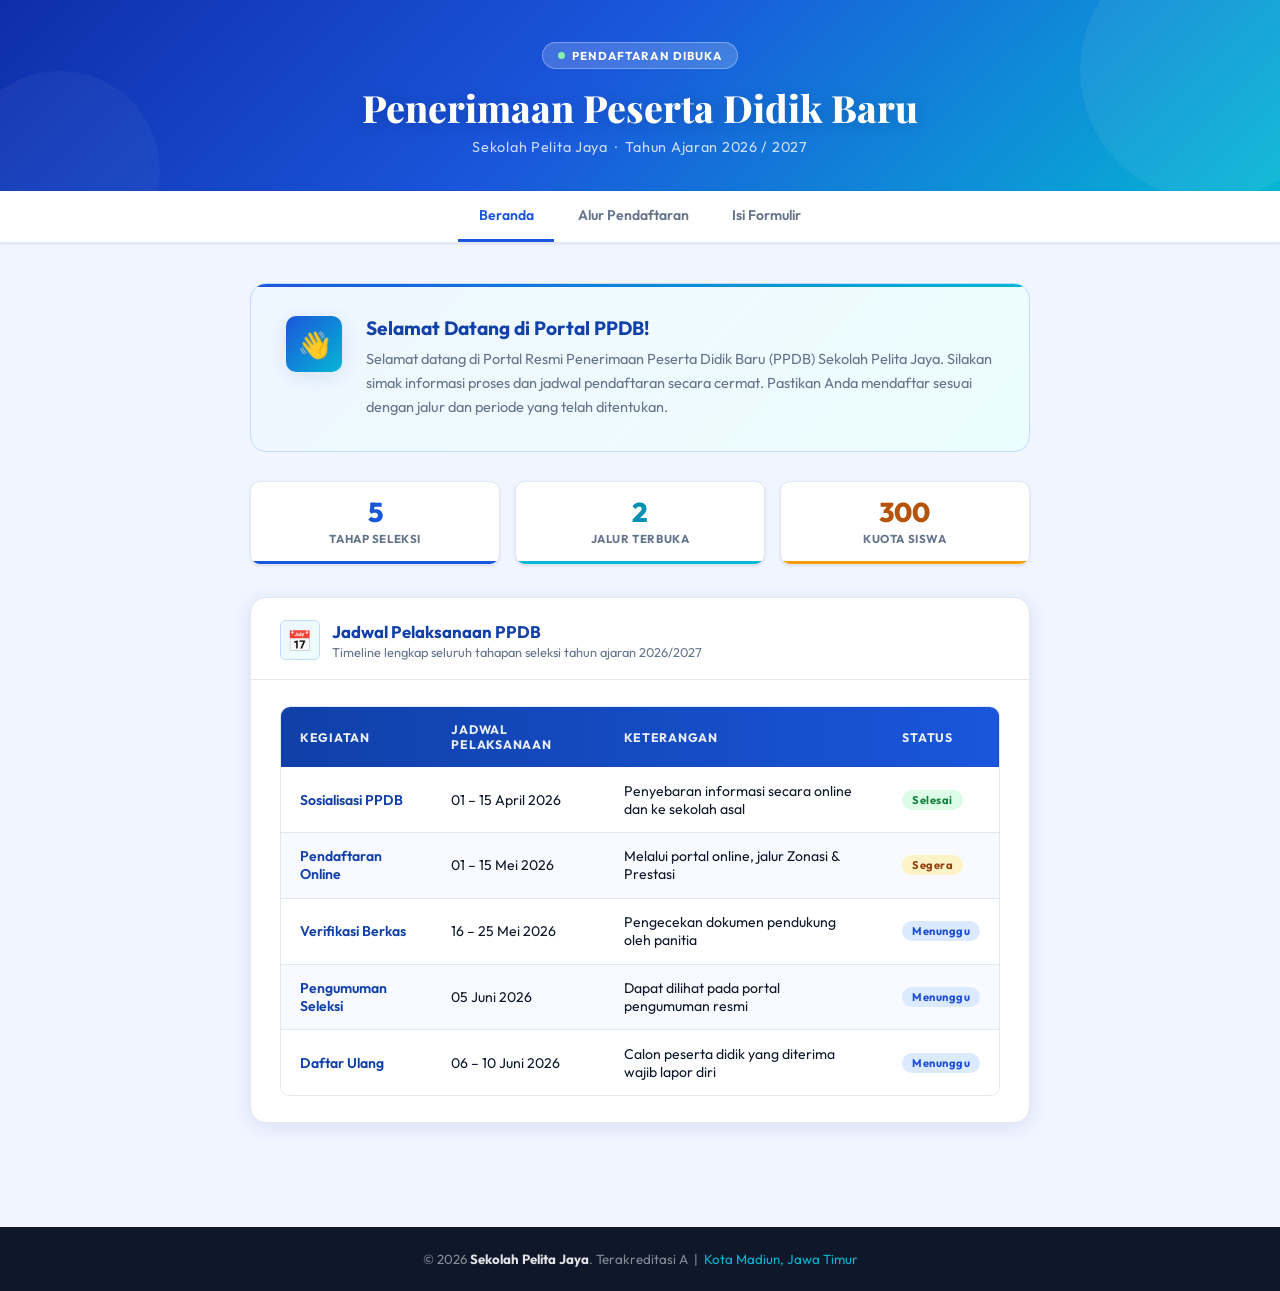
<file: index.html>
<!DOCTYPE html>
<html lang="id">
<head>
  <meta charset="UTF-8" />
  <meta name="viewport" content="width=device-width, initial-scale=1.0" />
  <title>Beranda — PPDB Sekolah Pelita Jaya 2026/2027</title>
  <link rel="stylesheet" href="asset/css/style.css" />
</head>
<body>

  <header>
    <div class="header-badge">
      <span class="dot"></span>
      Pendaftaran Dibuka
    </div>
    <h1> Penerimaan Peserta Didik Baru</h1>
    <p>Sekolah Pelita Jaya &nbsp;·&nbsp; Tahun Ajaran 2026 / 2027</p>
  </header>

  <nav>
    <a href="index.html" class="active"> Beranda</a>
    <a href="alur.html"> Alur Pendaftaran</a>
    <a href="form.html"> Isi Formulir</a>
  </nav>

  <main>

    <!-- Welcome Banner -->
    <div class="hero-welcome">
      <div class="hero-icon">👋</div>
      <div>
        <h2>Selamat Datang di Portal PPDB!</h2>
        <p>Selamat datang di Portal Resmi Penerimaan Peserta Didik Baru (PPDB) Sekolah Pelita Jaya.
           Silakan simak informasi proses dan jadwal pendaftaran secara cermat. Pastikan Anda mendaftar
           sesuai dengan jalur dan periode yang telah ditentukan.</p>
      </div>
    </div>

    <!-- Quick Stats -->
    <div class="stat-chips">
      <div class="chip blue">
        <div class="chip-number">5</div>
        <div class="chip-label">Tahap Seleksi</div>
      </div>
      <div class="chip cyan">
        <div class="chip-number">2</div>
        <div class="chip-label">Jalur Terbuka</div>
      </div>
      <div class="chip gold">
        <div class="chip-number">300</div>
        <div class="chip-label">Kuota Siswa</div>
      </div>
    </div>

    <!-- Jadwal PPDB Table -->
    <div class="card">
      <div class="card-header">
        <div class="card-header-icon">📅</div>
        <div>
          <h2>Jadwal Pelaksanaan PPDB</h2>
          <p>Timeline lengkap seluruh tahapan seleksi tahun ajaran 2026/2027</p>
        </div>
      </div>
      <div class="card-body">
        <div class="table-wrapper">
          <table>
            <thead>
              <tr>
                <th>Kegiatan</th>
                <th>Jadwal Pelaksanaan</th>
                <th>Keterangan</th>
                <th>Status</th>
              </tr>
            </thead>
            <tbody>
              <tr>
                <td>Sosialisasi PPDB</td>
                <td>01 – 15 April 2026</td>
                <td>Penyebaran informasi secara online dan ke sekolah asal</td>
                <td><span class="badge-status open">Selesai</span></td>
              </tr>
              <tr>
                <td>Pendaftaran Online</td>
                <td>01 – 15 Mei 2026</td>
                <td>Melalui portal online, jalur Zonasi &amp; Prestasi</td>
                <td><span class="badge-status soon">Segera</span></td>
              </tr>
              <tr>
                <td>Verifikasi Berkas</td>
                <td>16 – 25 Mei 2026</td>
                <td>Pengecekan dokumen pendukung oleh panitia</td>
                <td><span class="badge-status info">Menunggu</span></td>
              </tr>
              <tr>
                <td>Pengumuman Seleksi</td>
                <td>05 Juni 2026</td>
                <td>Dapat dilihat pada portal pengumuman resmi</td>
                <td><span class="badge-status info">Menunggu</span></td>
              </tr>
              <tr>
                <td>Daftar Ulang</td>
                <td>06 – 10 Juni 2026</td>
                <td>Calon peserta didik yang diterima wajib lapor diri</td>
                <td><span class="badge-status info">Menunggu</span></td>
              </tr>
            </tbody>
          </table>
        </div>
      </div>
    </div>

  </main>

  <footer>
    <div>&copy; 2026 <strong>Sekolah Pelita Jaya</strong>. Terakreditasi A &nbsp;|&nbsp; <span class="footer-accent">Kota Madiun, Jawa Timur</span></div>
  </footer>

  <div id="toast"></div>
  <script src="asset/javascript/script.js"></script>
</body>
</html>
</file>
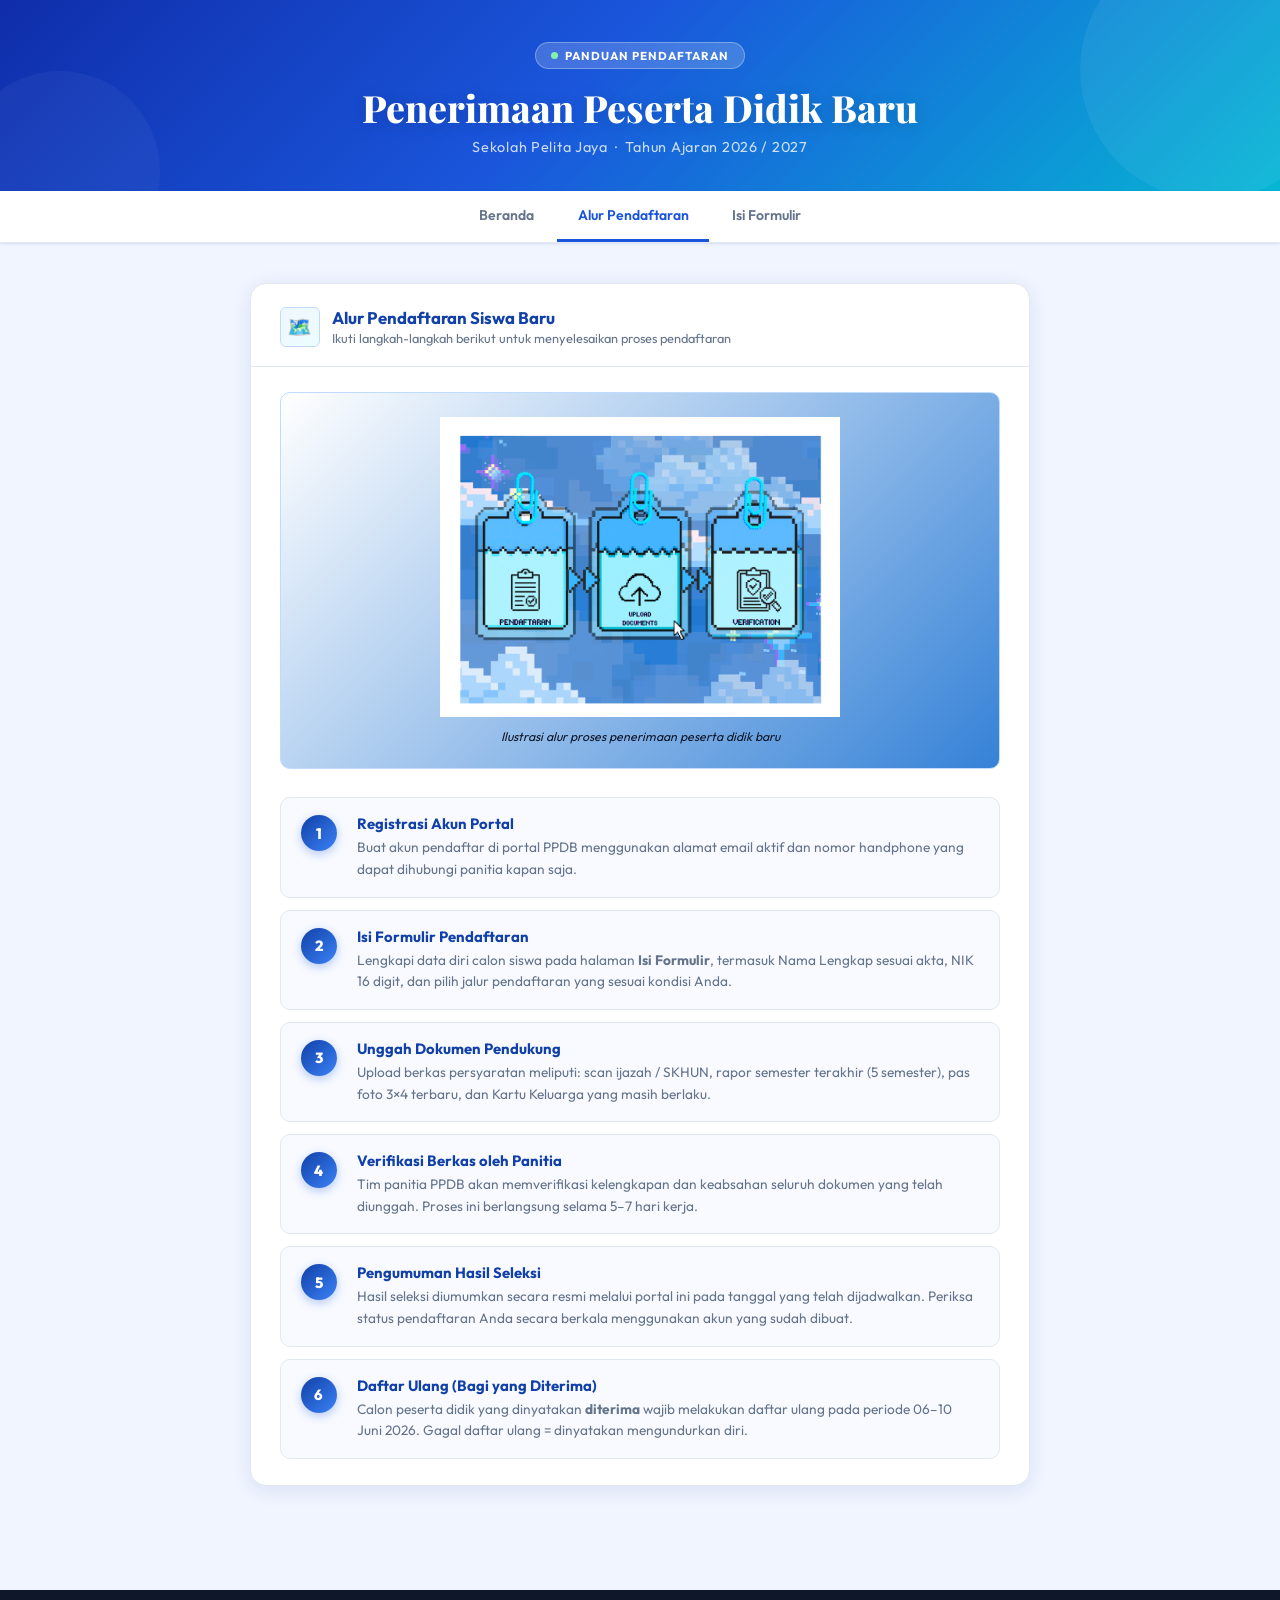
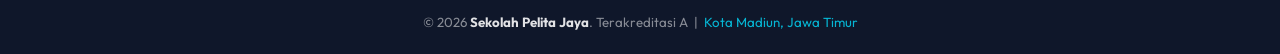
<file: alur.html>
<!DOCTYPE html>
<html lang="id">
<head>
  <meta charset="UTF-8" />
  <meta name="viewport" content="width=device-width, initial-scale=1.0" />
  <title>Alur Pendaftaran — PPDB Sekolah Pelita Jaya</title>
  <link rel="stylesheet" href="asset/css/style.css" />
</head>
<body>

  <header>
    <div class="header-badge">
      <span class="dot"></span>
      Panduan Pendaftaran
    </div>
    <h1>Penerimaan Peserta Didik Baru</h1>
    <p>Sekolah Pelita Jaya &nbsp;·&nbsp; Tahun Ajaran 2026 / 2027</p>
  </header>

  <nav>
    <a href="index.html"> Beranda</a>
    <a href="alur.html" class="active"> Alur Pendaftaran</a>
    <a href="form.html"> Isi Formulir</a>
  </nav>

  <main>

    <div class="card">
      <div class="card-header">
        <div class="card-header-icon">🗺️</div>
        <div>
          <h2>Alur Pendaftaran Siswa Baru</h2>
          <p>Ikuti langkah-langkah berikut untuk menyelesaikan proses pendaftaran</p>
        </div>
      </div>
      <div class="card-body">

        <!-- Ilustrasi -->
        <div class="alur-img-container">
          <img
            src="asset/img/Gambar Alur.png"
            alt="Ilustrasi alur pendaftaran siswa baru Sekolah Pelita Jaya"
            class="alur-img"
          />
          <p class="alur-img-caption">Ilustrasi alur proses penerimaan peserta didik baru</p>
        </div>

        <!-- Langkah-langkah -->
        <ol class="alur-list">
          <li>
            <div>
              <div class="step-title">Registrasi Akun Portal</div>
              <div class="step-desc">Buat akun pendaftar di portal PPDB menggunakan alamat email aktif dan nomor handphone yang dapat dihubungi panitia kapan saja.</div>
            </div>
          </li>
          <li>
            <div>
              <div class="step-title">Isi Formulir Pendaftaran</div>
              <div class="step-desc">Lengkapi data diri calon siswa pada halaman <strong>Isi Formulir</strong>, termasuk Nama Lengkap sesuai akta, NIK 16 digit, dan pilih jalur pendaftaran yang sesuai kondisi Anda.</div>
            </div>
          </li>
          <li>
            <div>
              <div class="step-title">Unggah Dokumen Pendukung</div>
              <div class="step-desc">Upload berkas persyaratan meliputi: scan ijazah / SKHUN, rapor semester terakhir (5 semester), pas foto 3×4 terbaru, dan Kartu Keluarga yang masih berlaku.</div>
            </div>
          </li>
          <li>
            <div>
              <div class="step-title">Verifikasi Berkas oleh Panitia</div>
              <div class="step-desc">Tim panitia PPDB akan memverifikasi kelengkapan dan keabsahan seluruh dokumen yang telah diunggah. Proses ini berlangsung selama 5–7 hari kerja.</div>
            </div>
          </li>
          <li>
            <div>
              <div class="step-title">Pengumuman Hasil Seleksi</div>
              <div class="step-desc">Hasil seleksi diumumkan secara resmi melalui portal ini pada tanggal yang telah dijadwalkan. Periksa status pendaftaran Anda secara berkala menggunakan akun yang sudah dibuat.</div>
            </div>
          </li>
          <li>
            <div>
              <div class="step-title">Daftar Ulang (Bagi yang Diterima)</div>
              <div class="step-desc">Calon peserta didik yang dinyatakan <strong>diterima</strong> wajib melakukan daftar ulang pada periode 06–10 Juni 2026. Gagal daftar ulang = dinyatakan mengundurkan diri.</div>
            </div>
          </li>
        </ol>

      </div>
    </div>

  </main>

  <footer>
    <div>&copy; 2026 <strong>Sekolah Pelita Jaya</strong>. Terakreditasi A &nbsp;|&nbsp; <span class="footer-accent">Kota Madiun, Jawa Timur</span></div>
  </footer>

  <div id="toast"></div>
  <script src="asset/javascript/script.js"></script>
</body>
</html>
</file>
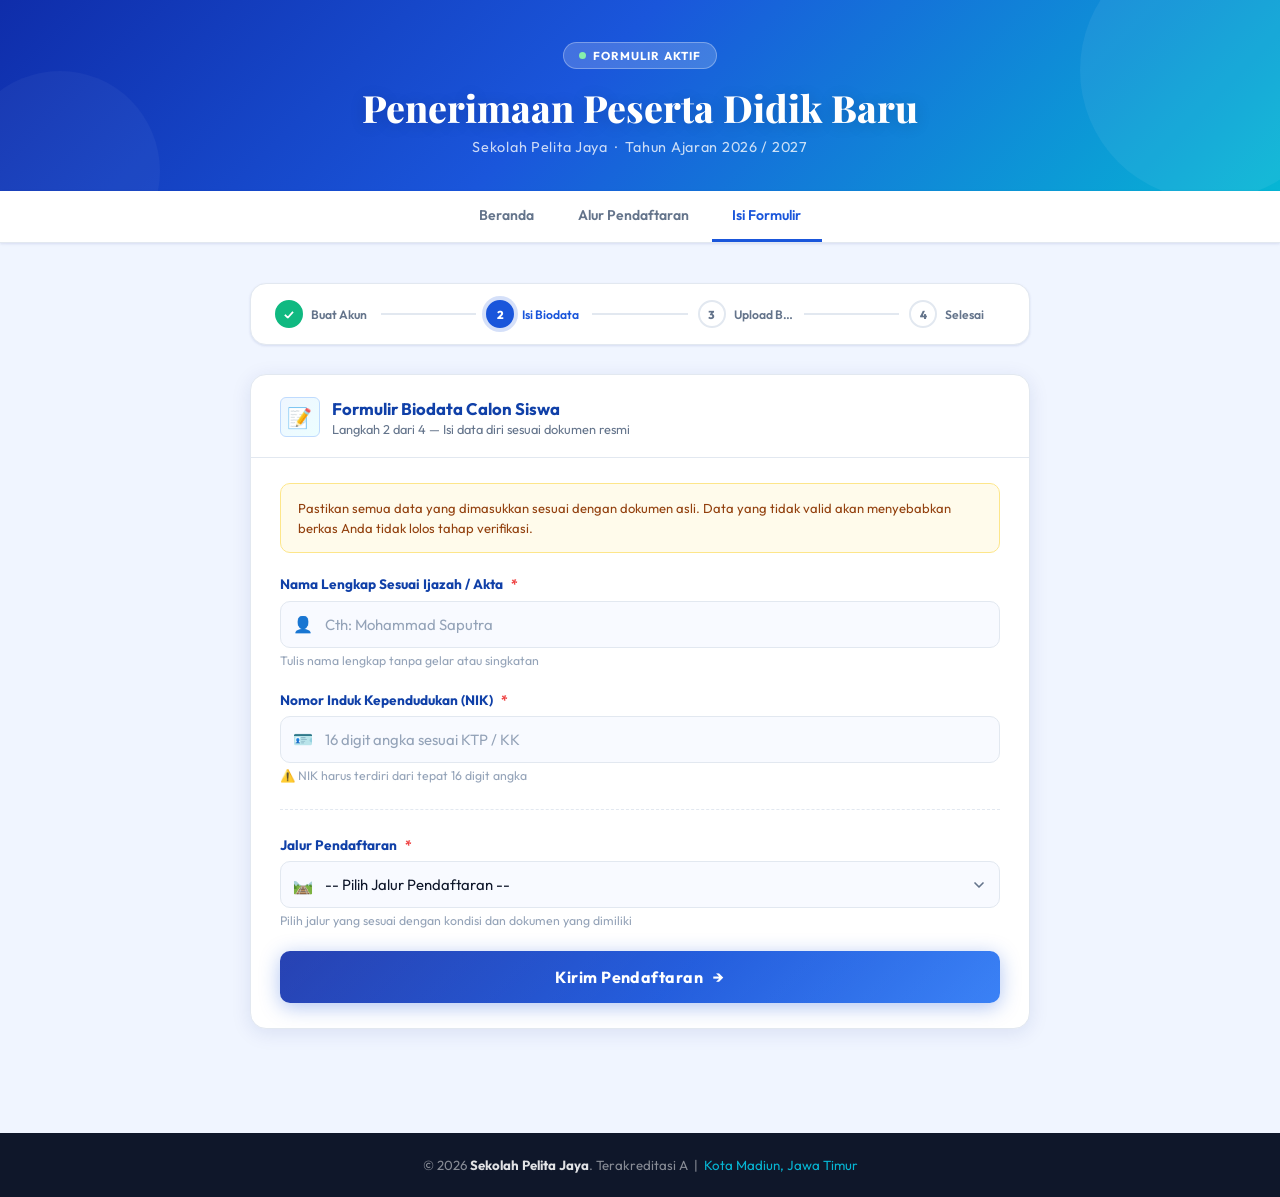
<file: form.html>
<!DOCTYPE html>
<html lang="id">
<head>
  <meta charset="UTF-8" />
  <meta name="viewport" content="width=device-width, initial-scale=1.0" />
  <title>Formulir Pendaftaran — PPDB Sekolah Pelita Jaya</title>
  <link rel="stylesheet" href="asset/css/style.css" />
</head>
<body>

  <header>
    <div class="header-badge">
      <span class="dot"></span>
      Formulir Aktif
    </div>
    <h1> Penerimaan Peserta Didik Baru</h1>
    <p>Sekolah Pelita Jaya &nbsp;·&nbsp; Tahun Ajaran 2026 / 2027</p>
  </header>

  <nav>
    <a href="index.html"> Beranda</a>
    <a href="alur.html"> Alur Pendaftaran</a>
    <a href="form.html" class="active"> Isi Formulir</a>
  </nav>

  <main>

    <!-- Progress Steps -->
    <div class="form-progress">
      <div class="fp-step">
        <div class="fp-dot done">✓</div>
        <span class="fp-label">Buat Akun</span>
      </div>
      <div class="fp-line"></div>
      <div class="fp-step">
        <div class="fp-dot active">2</div>
        <span class="fp-label active">Isi Biodata</span>
      </div>
      <div class="fp-line"></div>
      <div class="fp-step">
        <div class="fp-dot">3</div>
        <span class="fp-label">Upload Berkas</span>
      </div>
      <div class="fp-line"></div>
      <div class="fp-step">
        <div class="fp-dot">4</div>
        <span class="fp-label">Selesai</span>
      </div>
    </div>

    <!-- Form Card -->
    <div class="card">
      <div class="card-header">
        <div class="card-header-icon">📝</div>
        <div>
          <h2>Formulir Biodata Calon Siswa</h2>
          <p>Langkah 2 dari 4 — Isi data diri sesuai dokumen resmi</p>
        </div>
      </div>
      <div class="card-body">

        <!-- Disclaimer -->
        <div class="disclaimer">
           Pastikan semua data yang dimasukkan sesuai dengan dokumen asli. Data yang tidak valid akan menyebabkan berkas Anda tidak lolos tahap verifikasi.
        </div>

        <form id="formPendaftaran" onsubmit="return false;">

          <!-- Nama Lengkap -->
          <div class="form-group">
            <label class="form-label" for="nama">
              Nama Lengkap Sesuai Ijazah / Akta
              <span class="req">*</span>
            </label>
            <div class="input-wrap">
              <span class="input-icon">👤</span>
              <input
                type="text"
                id="nama"
                name="nama"
                placeholder="Cth: Mohammad Saputra"
                autocomplete="name"
              />
            </div>
            <div class="form-hint">Tulis nama lengkap tanpa gelar atau singkatan</div>
          </div>

          <!-- NIK -->
          <div class="form-group">
            <label class="form-label" for="nik">
              Nomor Induk Kependudukan (NIK)
              <span class="req">*</span>
            </label>
            <div class="input-wrap">
              <span class="input-icon">🪪</span>
              <input
                type="number"
                id="nik"
                name="nik"
                placeholder="16 digit angka sesuai KTP / KK"
                autocomplete="off"
              />
            </div>
            <div class="form-hint">⚠️ NIK harus terdiri dari tepat 16 digit angka</div>
          </div>

          <hr class="form-divider" />

          <!-- Jalur Pendaftaran -->
          <div class="form-group">
            <label class="form-label" for="jalur">
              Jalur Pendaftaran
              <span class="req">*</span>
            </label>
            <div class="input-wrap">
              <span class="input-icon">🛤️</span>
              <select id="jalur" name="jalur">
                <option value="">-- Pilih Jalur Pendaftaran --</option>
                <option value="zonasi">Zonasi</option>
                <option value="prestasi">Prestasi</option>
                <option value="afirmasi">Afirmasi</option>
                <option value="mutasi">Mutasi / Perpindahan Orang Tua</option>
              </select>
            </div>
            <div class="form-hint">Pilih jalur yang sesuai dengan kondisi dan dokumen yang dimiliki</div>
          </div>

          <!-- Submit Button -->
          <button
            type="button"
            class="btn-submit"
            onclick="submitPendaftaran()"
          >
            <span>Kirim Pendaftaran</span>
            <span class="btn-arrow">→</span>
          </button>

        </form>

      </div>
    </div>

  </main>

  <footer>
    <div>&copy; 2026 <strong>Sekolah Pelita Jaya</strong>. Terakreditasi A &nbsp;|&nbsp; <span class="footer-accent">Kota Madiun, Jawa Timur</span></div>
  </footer>

  <div id="toast"></div>
  <script src="asset/javascript/script.js"></script>
</body>
</html>
</file>
<file: asset/css/style.css>
@import url('https://fonts.googleapis.com/css2?family=Outfit:wght@300;400;500;600;700;800&family=Playfair+Display:wght@700;800&display=swap');

:root {
  --primary:       #1a56db;
  --primary-dark:  #1040a8;
  --primary-light: #3b82f6;
  --accent:        #06b6d4;
  --accent2:       #f59e0b;
  --success:       #10b981;
  --danger:        #ef4444;
  --bg:            #f0f5ff;
  --surface:       #ffffff;
  --surface2:      #f8faff;
  --text:          #0f172a;
  --text-muted:    #64748b;
  --text-light:    #94a3b8;
  --border:        #e2e8f0;
  --border-accent: #bfdbfe;
  --radius:        16px;
  --radius-sm:     10px;
  --radius-xs:     6px;
  --shadow-sm:     0 1px 3px rgba(15,40,138,0.08), 0 1px 2px rgba(15,40,138,0.04);
  --shadow:        0 4px 20px rgba(15,40,138,0.10);
  --shadow-md:     0 8px 32px rgba(15,40,138,0.14);
  --transition:    0.28s cubic-bezier(0.4,0,0.2,1);
}

*, *::before, *::after { box-sizing: border-box; margin: 0; padding: 0; }
html { scroll-behavior: smooth; }

body {
  font-family: 'Outfit', sans-serif;
  background: var(--bg);
  color: var(--text);
  min-height: 100vh;
  display: flex;
  flex-direction: column;
}


header {
  background: linear-gradient(135deg, #0f2daa 0%, #1a56db 45%, #06b6d4 100%);
  padding: 2.6rem 2rem 2.2rem;
  text-align: center;
  position: relative;
  overflow: hidden;
}

header::before {
  content: '';
  position: absolute;
  top: -60px; right: -60px;
  width: 260px; height: 260px;
  background: rgba(255,255,255,0.06);
  border-radius: 50%;
  pointer-events: none;
}
header::after {
  content: '';
  position: absolute;
  bottom: -80px; left: -40px;
  width: 200px; height: 200px;
  background: rgba(255,255,255,0.04);
  border-radius: 50%;
  pointer-events: none;
}

.header-badge {
  display: inline-flex;
  align-items: center;
  gap: 7px;
  background: rgba(255,255,255,0.18);
  border: 1px solid rgba(255,255,255,0.3);
  border-radius: 100px;
  padding: 5px 15px;
  font-size: 0.72rem;
  font-weight: 700;
  color: #fff;
  letter-spacing: 0.09em;
  text-transform: uppercase;
  margin-bottom: 1rem;
  position: relative;
  z-index: 1;
}

.header-badge .dot {
  width: 7px; height: 7px;
  background: #86efac;
  border-radius: 50%;
  display: inline-block;
  animation: pulse-dot 2s infinite;
}

@keyframes pulse-dot {
  0%,100% { opacity:1; transform:scale(1); }
  50% { opacity:0.5; transform:scale(1.5); }
}

header h1 {
  font-family: 'Playfair Display', serif;
  font-size: clamp(1.4rem, 4.5vw, 2.35rem);
  font-weight: 800;
  color: #fff;
  line-height: 1.2;
  position: relative;
  z-index: 1;
  text-shadow: 0 2px 16px rgba(0,0,0,0.15);
}

header p {
  color: rgba(255,255,255,0.78);
  font-size: 0.9rem;
  margin-top: 0.5rem;
  font-weight: 400;
  letter-spacing: 0.05em;
  position: relative;
  z-index: 1;
}

/* ===== NAV ===== */
nav {
  background: var(--surface);
  border-bottom: 1px solid var(--border);
  display: flex;
  justify-content: center;
  gap: 0.15rem;
  padding: 0 1rem;
  position: sticky;
  top: 0;
  z-index: 100;
  box-shadow: var(--shadow-sm);
}

nav a {
  display: inline-flex;
  align-items: center;
  gap: 7px;
  padding: 0.95rem 1.3rem;
  color: var(--text-muted);
  text-decoration: none;
  font-weight: 600;
  font-size: 0.875rem;
  border-bottom: 3px solid transparent;
  transition: color var(--transition), border-color var(--transition), transform var(--transition);
  white-space: nowrap;
}

nav a:hover {
  color: var(--primary);
  border-bottom-color: var(--accent);
  transform: translateY(-2px);
}

nav a.active {
  color: var(--primary);
  border-bottom-color: var(--primary);
}

/* ===== MAIN ===== */
main {
  flex: 1;
  max-width: 820px;
  width: 100%;
  margin: 2.5rem auto;
  padding: 0 1.25rem 2rem;
}

/* ===== HERO WELCOME (index) ===== */
.hero-welcome {
  background: linear-gradient(135deg, #eff6ff 0%, #ecfeff 100%);
  border: 1px solid var(--border-accent);
  border-radius: var(--radius);
  padding: 2rem 2.2rem;
  margin-bottom: 1.8rem;
  display: flex;
  gap: 1.5rem;
  align-items: flex-start;
  position: relative;
  overflow: hidden;
}

.hero-welcome::before {
  content: '';
  position: absolute;
  top: 0; left: 0; right: 0;
  height: 3px;
  background: linear-gradient(90deg, var(--primary), var(--accent));
}

.hero-icon {
  width: 56px; height: 56px;
  background: linear-gradient(135deg, var(--primary), var(--accent));
  border-radius: var(--radius-sm);
  display: flex;
  align-items: center;
  justify-content: center;
  font-size: 26px;
  flex-shrink: 0;
  box-shadow: var(--shadow);
}

.hero-welcome h2 {
  font-size: 1.2rem;
  font-weight: 700;
  color: var(--primary-dark);
  margin-bottom: 0.4rem;
}

.hero-welcome p {
  color: var(--text-muted);
  font-size: 0.91rem;
  line-height: 1.65;
}

/* ===== STAT CHIPS ===== */
.stat-chips {
  display: grid;
  grid-template-columns: repeat(3, 1fr);
  gap: 0.9rem;
  margin-bottom: 2rem;
}

.chip {
  background: var(--surface);
  border: 1px solid var(--border);
  border-radius: var(--radius-sm);
  padding: 1.1rem 1rem;
  text-align: center;
  box-shadow: var(--shadow-sm);
  position: relative;
  overflow: hidden;
}

.chip::after {
  content: '';
  position: absolute;
  bottom: 0; left: 0; right: 0;
  height: 3px;
}

.chip.blue::after  { background: var(--primary); }
.chip.cyan::after  { background: var(--accent); }
.chip.gold::after  { background: var(--accent2); }

.chip-number {
  font-size: 1.7rem;
  font-weight: 800;
  color: var(--primary);
  line-height: 1;
  margin-bottom: 0.3rem;
}

.chip.cyan .chip-number { color: #0891b2; }
.chip.gold .chip-number { color: #b45309; }

.chip-label {
  font-size: 0.72rem;
  font-weight: 700;
  color: var(--text-muted);
  letter-spacing: 0.05em;
  text-transform: uppercase;
}


.card {
  background: var(--surface);
  border-radius: var(--radius);
  box-shadow: var(--shadow);
  border: 1px solid var(--border);
  overflow: hidden;
  margin-bottom: 2rem;
}

.card-header {
  padding: 1.4rem 1.8rem 1.2rem;
  border-bottom: 1px solid var(--border);
  display: flex;
  align-items: center;
  gap: 12px;
}

.card-header-icon {
  width: 40px; height: 40px;
  border-radius: var(--radius-xs);
  background: linear-gradient(135deg, #eff6ff, #ecfeff);
  border: 1px solid var(--border-accent);
  display: flex;
  align-items: center;
  justify-content: center;
  font-size: 20px;
  flex-shrink: 0;
}

.card-header h2 { font-size: 1.05rem; font-weight: 700; color: var(--primary-dark); }
.card-header p  { font-size: 0.8rem; color: var(--text-muted); margin-top: 2px; }

.card-body { padding: 1.6rem 1.8rem; }


.table-wrapper {
  overflow-x: auto;
  border-radius: var(--radius-sm);
  border: 1px solid var(--border);
}

table { width: 100%; border-collapse: collapse; font-size: 0.9rem; }

thead {
  background: linear-gradient(90deg, var(--primary-dark), var(--primary));
}

thead th {
  padding: 0.95rem 1.2rem;
  text-align: left;
  font-weight: 700;
  font-size: 0.77rem;
  letter-spacing: 0.06em;
  text-transform: uppercase;
  color: rgba(255,255,255,0.92);
}

tbody tr:nth-child(even) { background: #f8faff; }
tbody tr:nth-child(odd)  { background: #ffffff; }
tbody tr { border-bottom: 1px solid var(--border); transition: background var(--transition); }
tbody tr:last-child { border-bottom: none; }
tbody tr:hover { background: #eff6ff !important; }

tbody td {
  padding: 0.9rem 1.2rem;
  color: var(--text);
  vertical-align: middle;
  font-size: 0.88rem;
}

tbody td:first-child { font-weight: 600; color: var(--primary-dark); }

.badge-status {
  display: inline-block;
  padding: 3px 10px;
  border-radius: 100px;
  font-size: 0.7rem;
  font-weight: 700;
  letter-spacing: 0.04em;
}

.badge-status.open   { background: #dcfce7; color: #15803d; }
.badge-status.closed { background: #fee2e2; color: #b91c1c; }
.badge-status.soon   { background: #fef3c7; color: #92400e; }
.badge-status.info   { background: #dbeafe; color: #1d4ed8; }


.alur-img-container {
  background: linear-gradient(135deg, #ffffff, #3582d7);
  border: 1px solid var(--border-accent);
  border-radius: var(--radius-sm);
  padding: 1.5rem;
  margin: 0 0 1.8rem;
  text-align: center;
}

.alur-img {
  max-width: 100%;
  width: 100%;
  max-height: 300px;
  object-fit: contain;
  border-radius: var(--radius-xs);
  display: block;
  margin: 0 auto;
}

.alur-img-caption {
  font-size: 0.77rem;
  color: var(black);
  margin-top: 0.7rem;
  font-style: italic;
}

ol.alur-list {
  list-style: none;
  counter-reset: step;
  display: flex;
  flex-direction: column;
  gap: 0.75rem;
}

ol.alur-list li {
  counter-increment: step;
  display: grid;
  grid-template-columns: 40px 1fr;
  gap: 1rem;
  align-items: start;
  background: var(--surface2);
  border: 1px solid var(--border);
  border-radius: var(--radius-sm);
  padding: 1rem 1.25rem;
  transition: border-color var(--transition), box-shadow var(--transition), transform var(--transition);
  cursor: default;
}

ol.alur-list li:hover {
  border-color: var(--border-accent);
  box-shadow: var(--shadow);
  transform: translateX(5px);
}

ol.alur-list li::before {
  content: counter(step);
  width: 36px; height: 36px;
  background: linear-gradient(135deg, var(--primary-dark), var(--primary-light));
  color: #fff;
  font-weight: 800;
  font-size: 0.92rem;
  border-radius: 50%;
  display: flex;
  align-items: center;
  justify-content: center;
  flex-shrink: 0;
  box-shadow: 0 3px 10px rgba(26,86,219,0.30);
  margin-top: 1px;
}

.step-title {
  font-weight: 700;
  font-size: 0.93rem;
  color: var(--primary-dark);
  margin-bottom: 0.25rem;
}

.step-desc {
  font-size: 0.855rem;
  color: var(--text-muted);
  line-height: 1.58;
}


.form-progress {
  display: flex;
  align-items: center;
  background: var(--surface);
  border: 1px solid var(--border);
  border-radius: var(--radius);
  padding: 1rem 1.5rem;
  margin-bottom: 1.8rem;
  box-shadow: var(--shadow-sm);
  gap: 6px;
}

.fp-step {
  display: flex;
  align-items: center;
  gap: 8px;
  flex: 1;
  min-width: 0;
}

.fp-step:not(:last-child) {
  margin-right: 0;
}

.fp-line {
  flex: 1;
  height: 2px;
  background: var(--border);
  margin: 0 4px;
  min-width: 12px;
}

.fp-dot {
  width: 28px; height: 28px;
  border-radius: 50%;
  border: 2px solid var(--border);
  display: flex;
  align-items: center;
  justify-content: center;
  font-size: 0.72rem;
  font-weight: 800;
  color: var(--text-muted);
  flex-shrink: 0;
  background: var(--surface);
}

.fp-dot.active {
  background: var(--primary);
  border-color: var(--primary);
  color: #fff;
  box-shadow: 0 0 0 4px rgba(26,86,219,0.18);
}

.fp-dot.done {
  background: var(--success);
  border-color: var(--success);
  color: #fff;
}

.fp-label {
  font-size: 0.76rem;
  font-weight: 600;
  color: var(--text-muted);
  white-space: nowrap;
  overflow: hidden;
  text-overflow: ellipsis;
}

.fp-label.active { color: var(--primary); }


.form-group { margin-bottom: 1.4rem; }

.form-label {
  display: flex;
  align-items: center;
  gap: 6px;
  font-size: 0.855rem;
  font-weight: 700;
  color: var(--primary-dark);
  margin-bottom: 0.48rem;
}

.form-label .req { color: var(--danger); margin-left: 2px; }

.input-wrap { position: relative; }

.input-icon {
  position: absolute;
  left: 13px;
  top: 50%;
  transform: translateY(-50%);
  font-size: 16px;
  pointer-events: none;
  z-index: 1;
}

.form-group input,
.form-group select {
  width: 100%;
  padding: 0.8rem 1rem 0.8rem 2.75rem;
  border: 1.5px solid var(--border);
  border-radius: var(--radius-sm);
  font-family: 'Outfit', sans-serif;
  font-size: 0.93rem;
  color: var(--text);
  background: var(--surface2);
  transition: border-color var(--transition), box-shadow var(--transition), background var(--transition);
  outline: none;
  -webkit-appearance: none;
  appearance: none;
}

.form-group input::placeholder { color: var(--text-light); }

.form-group input:focus,
.form-group select:focus {
  border-color: var(--primary-light);
  background: #fff;
  box-shadow: 0 0 0 4px rgba(26,86,219,0.12), 0 0 20px rgba(6,182,212,0.08);
}

.form-group select {
  background-image: url("data:image/svg+xml,%3Csvg xmlns='http://www.w3.org/2000/svg' width='16' height='16' viewBox='0 0 24 24' fill='none' stroke='%2364748b' stroke-width='2.5' stroke-linecap='round' stroke-linejoin='round'%3E%3Cpolyline points='6 9 12 15 18 9'/%3E%3C/svg%3E");
  background-repeat: no-repeat;
  background-position: right 12px center;
  padding-right: 2.5rem;
}

.form-hint {
  font-size: 0.77rem;
  color: var(--text-light);
  margin-top: 0.35rem;
}

.form-divider {
  border: none;
  border-top: 1px dashed var(--border);
  margin: 1.6rem 0;
}

.disclaimer {
  display: flex;
  gap: 10px;
  align-items: flex-start;
  background: #fffbeb;
  border: 1px solid #fde68a;
  border-radius: var(--radius-sm);
  padding: 0.85rem 1.05rem;
  margin-bottom: 1.4rem;
  font-size: 0.815rem;
  color: #92400e;
  line-height: 1.55;
}


.btn-submit {
  display: flex;
  align-items: center;
  justify-content: center;
  gap: 10px;
  width: 100%;
  padding: 1rem;
  background: linear-gradient(135deg, #0f2daa 0%, var(--primary) 55%, var(--primary-light) 100%);
  color: #fff;
  font-family: 'Outfit', sans-serif;
  font-size: 1rem;
  font-weight: 700;
  letter-spacing: 0.03em;
  border: none;
  border-radius: var(--radius-sm);
  cursor: pointer;
  transition: transform var(--transition), box-shadow var(--transition);
  box-shadow: 0 4px 20px rgba(26,86,219,0.35);
  position: relative;
  overflow: hidden;
}

.btn-submit::before {
  content: '';
  position: absolute;
  inset: 0;
  background: linear-gradient(135deg, rgba(255,255,255,0.1), transparent);
}

.btn-submit:hover {
  transform: translateY(-3px);
  box-shadow: 0 12px 36px rgba(26,86,219,0.45);
}

.btn-submit:active { transform: translateY(-1px); }
.btn-arrow { transition: transform var(--transition); }
.btn-submit:hover .btn-arrow { transform: translateX(5px); }


#toast {
  position: fixed;
  bottom: 2rem;
  left: 50%;
  transform: translateX(-50%) translateY(30px);
  min-width: 280px;
  max-width: 90vw;
  padding: 0.88rem 1.6rem;
  border-radius: 100px;
  font-size: 0.9rem;
  font-weight: 600;
  color: #fff;
  box-shadow: 0 8px 32px rgba(0,0,0,0.22);
  opacity: 0;
  pointer-events: none;
  transition: opacity 0.4s ease, transform 0.4s cubic-bezier(0.34,1.56,0.64,1);
  z-index: 9999;
  display: flex;
  align-items: center;
  justify-content: center;
  gap: 8px;
  white-space: nowrap;
}

#toast.show {
  opacity: 1;
  transform: translateX(-50%) translateY(0);
}

#toast.success { background: linear-gradient(135deg, #059669, #10b981); }
#toast.error   { background: linear-gradient(135deg, #dc2626, #ef4444); }


footer {
  background: #0f172a;
  color: rgba(255,255,255,0.5);
  text-align: center;
  padding: 1.5rem 1rem;
  font-size: 0.83rem;
}

footer strong { color: rgba(255,255,255,0.88); }
footer .footer-accent { color: var(--accent); }


@media (max-width: 640px) {
  header { padding: 1.8rem 1rem 1.5rem; }
  main { padding: 0 0.85rem 2rem; margin: 1.5rem auto; }
  .card-body { padding: 1.2rem 1rem; }
  .card-header { padding: 1rem 1rem 0.9rem; }
  .stat-chips { grid-template-columns: 1fr 1fr; }
  .stat-chips .chip:last-child { grid-column: 1 / -1; }
  nav a { padding: 0.8rem 0.65rem; font-size: 0.8rem; }
  .hero-welcome { flex-direction: column; gap: 1rem; padding: 1.4rem 1.2rem; }
  .form-progress { display: none; }
  ol.alur-list li { grid-template-columns: 36px 1fr; gap: 0.7rem; }
}
</file>
